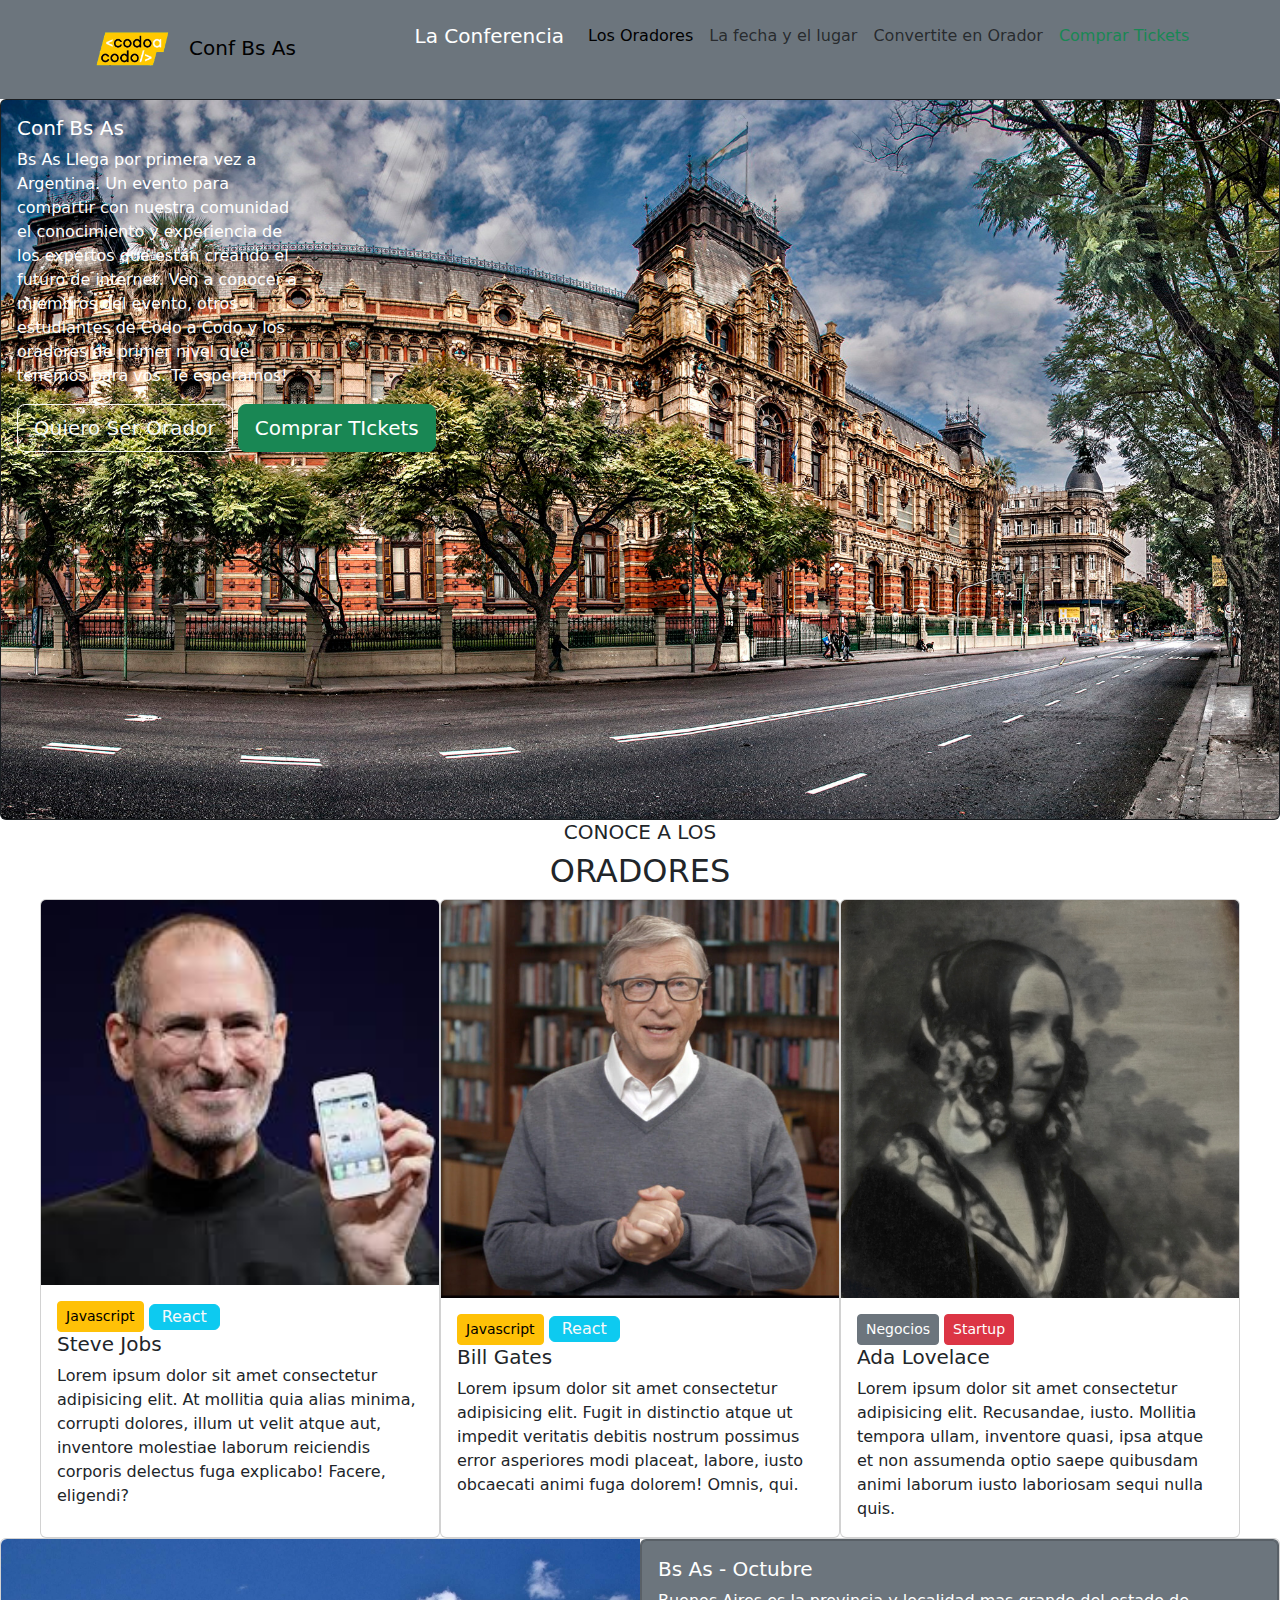
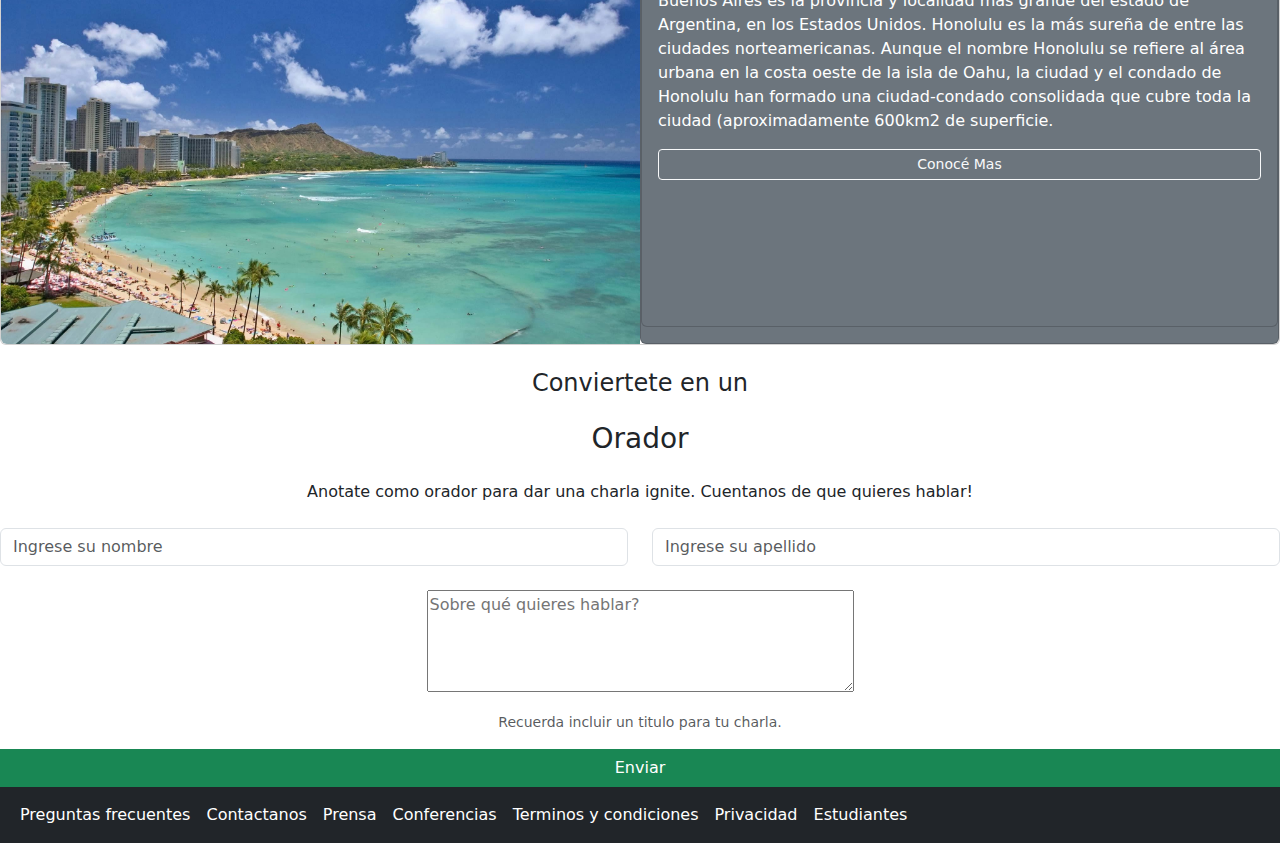
<file: index.html>
<!DOCTYPE html>
<html lang="en">
<head>
    <meta charset="UTF-8">
    <meta http-equiv="X-UA-Compatible" content="IE=edge">
    <meta name="viewport" content="width=device-width, initial-scale=1.0">
    <title>Document</title>
    <link rel="stylesheet" href="https://cdn.jsdelivr.net/npm/bootstrap@5.2.1/dist/css/bootstrap.min.css">

</head>
<body>
    
    <div class="d-flex justify-content-evenly bg-secondary text-white">
        <div class="p-2 bg-secondary text-white">
        <nav class="navbar navbar-expand-lg bg-secondary">
            <div class="container-fluid">
          <a class="navbar-brand" href="#">
            <img src="images/codoacodo.png" alt="Logo" width="100" class="d-inline-block align-text-justify">
            Conf Bs As
          </a>
        </div>
      </nav>
    </div>
    <div class="p-2 bg-secondary text-white">
      <nav class="navbar navbar-expand-lg bg-secondary">
        <div class="container-fluid">
          <a class="navbar-brand text-white" href="#">La Conferencia</a>
          <button class="navbar-toggler" type="button" data-bs-toggle="collapse" data-bs-target="#navbarNav" aria-controls="navbarNav" aria-expanded="false" aria-label="Toggle navigation">
            <span class="navbar-toggler-icon"></span>
          </button>
          <div class="collapse navbar-collapse" id="navbarNav">
            <ul class="navbar-nav" class="fondo">
              <li class="nav-item">
                <a class="nav-link active" aria-current="page" href="#">Los Oradores</a>
              </li>
              <li class="nav-item">
                <a class="nav-link" href="#">La fecha y el lugar</a>
              </li>
              <li class="nav-item">
                <a class="nav-link" href="#">Convertite en Orador</a>
              </li>
              <li class="nav-item">
                <a class="nav-link text-success"class="fw-bold" class="colorVerde" href="tickets.html">Comprar Tickets</a>
              </li>
            </ul>
          </div>
        </div>
        </nav>
        </div>
    </div>

    <div class="card text-bg-dark">
      <img src="images/ba1.jpg" class="card-img" alt="...">
      <div class="card-img-overlay" >
        <h5 class="card-title" class="card text-end" style="width: 18rem;">Conf Bs As</h5>
        <p class="card-text" class="card text-end" style="width: 18rem;">Bs As Llega por primera vez a Argentina. Un evento para compartir con nuestra comunidad el conocimiento y experiencia de los expertos que están creando el futuro de internet. Ven a conocer a miembros del evento, otros estudiantes de Codo a Codo y los oradores de primer nivel que tenemos para vos. Te esperamos!</p>
        <a href="#" class="btn btn-outline-light btn-lg"">Quiero Ser Orador</a>
        <a href="tickets.html" class="btn btn-success btn-lg">Comprar TIckets</a>
      </div>
    </div>
    
 

<h5 class="text-center">CONOCE A LOS</h5>
<h2 class="text-center">ORADORES</h2>
<div class="d-flex justify-content-center ">
  <div class="card " style="width: 25rem;">
      <img src="images/steve.jpg" class="card-img-top" alt="steve">
      <div class="card-body">
        <a href="#" class="btn btn-warning btn-sm"">Javascript</a>
        <a href="#"  class="btn btn-info py-0 text-light textBold"">React</a>
        <h5 class="card-title">Steve Jobs</h5>
        <p class="card-text">Lorem ipsum dolor sit amet consectetur adipisicing elit. At mollitia quia alias minima, corrupti dolores, illum ut velit atque aut, inventore molestiae laborum reiciendis corporis delectus fuga explicabo! Facere, eligendi?</p>
        
      </div>
  </div>
  <div class="card" style="width: 25rem;">
      <img src="images/bill.jpg" class="card-img-top" alt="...">
      <div class="card-body">
        <a href="#" class="btn btn-warning btn-sm"><bold>Javascript</bold></a>
        <a href="#" class="btn btn-info py-0 text-light textBold">React</a>
        <h5 class="card-title">Bill Gates</h5>
        <p class="card-text">Lorem ipsum dolor sit amet consectetur adipisicing elit. Fugit in distinctio atque ut impedit veritatis debitis nostrum possimus error asperiores modi placeat, labore, iusto obcaecati animi fuga dolorem! Omnis, qui.</p>
        
      </div>
  </div>
  <div class="card" style="width: 25rem;">
      <img src="images/ada.jpeg" class="card-img-top" alt="...">
      <div class="card-body">
        <a href="#" class="btn btn-secondary btn-sm"">Negocios</a>
        <a href="#" class="btn btn-danger btn-sm"">Startup</a>
        <h5 class="card-title">Ada Lovelace</h5>
        <p class="card-text">Lorem ipsum dolor sit amet consectetur adipisicing elit. Recusandae, iusto. Mollitia tempora ullam, inventore quasi, ipsa atque et non assumenda optio saepe quibusdam animi laborum iusto laboriosam sequi nulla quis.</p>
        
      </div>
  </div>
</div>

<div class="card mb-3" style="max-width: 100%;">
  <div class="row g-0">
    <div class="col-md-6">
      <img src="images/honolulu.jpg" class="img-fluid rounded-start" alt="...">
    </div>
    <div class="col-md-6 card text-bg-secondary">
      <div class="card-body card text-bg-secondary mb-3">
        <h5 class="card-title">Bs As - Octubre</h5>
        <p class="card-text">Buenos Aires es la provincia y localidad mas grande del estado de Argentina, en los Estados Unidos. Honolulu es la más sureña de entre las ciudades norteamericanas. Aunque el nombre Honolulu se refiere al área urbana en la costa oeste de la isla de Oahu, la ciudad y el condado de Honolulu han formado una ciudad-condado consolidada que cubre toda la ciudad (aproximadamente 600km2 de superficie.</p>
        <button class="btn btn-outline-light btn-sm" type="button">Conocé Mas</button>
      </div>
    </div>
  </div>
</div>

 <div class="d-flex flex-column mb-3 text-center">
  <div class="p-2">
    <h4>Conviertete en un</h4>
  </div>
  <div class="p-2">
    <h3>Orador</h3>
  </div>
  <div class="p-2">Anotate como orador para dar una charla ignite. Cuentanos de que quieres hablar!</div>
</div>


<form action="boot.html" method="post">
  <div class="row">
      <div class="d-flex justify-content-center col-md-6 mb-9">
          <input type="text" name="nombre" id="nombre" class="form-control" placeholder="Ingrese su nombre" required>
      </div>
      <div class="d-flex justify-content-center col-md-6 mb-9">
        <input type="text" name="apellido" id="apellido" class="form-control" placeholder="Ingrese su apellido" required>
      </div>
  </div>
  <br>
  <div class="d-flex justify-content-center row">
    <div class="col-12 d-flex justify-content-center md-6 mb-3">
      <textarea name="obser" id="" cols="50" rows="4" placeholder="Sobre qué quieres hablar?"></textarea>
      </div>
      <div id="texthelp" class="col-12 d-flex justify-content-center md-6 mb-3 form-text">Recuerda incluir un titulo para tu charla.</div>
      <input class="btn btn-success mb-3-m-3 rounded" type="submit" value="Enviar">
</div>

</form>


<nav class="navbar d-flex navbar-expand-lg navbar-dark bg-dark">
  <div class="container-fluid">
    
     <div class="collapse navbar-collapse" id="navbarNav">
      <ul class="navbar-nav">
        <li class="nav-item">
          <a class="nav-link active" aria-current="page" href="#">Preguntas frecuentes</a>
        </li>
        <li class="nav-item">
          <a class="nav-link active" aria-current="page" href="#">Contactanos</a>
        </li>
        <li class="nav-item">
          <a class="nav-link active" aria-current="page" href="#">Prensa</a>
        </li>
        <li class="nav-item">
          <a class="nav-link active" href="#">Conferencias</a>
        </li>
        <li class="nav-item">
          <a class="nav-link active" href="#">Terminos y condiciones</a>
        </li>
        <li class="nav-item">
          <a class="nav-link active" href="#">Privacidad</a>
        </li>
        <li class="nav-item">
          <a class="nav-link active" href="#">Estudiantes</a>
        </li>
      </ul>
    </div>
  </div>
</nav>


    <script src="https://cdn.jsdelivr.net/npm/bootstrap@5.2.1/dist/js/bootstrap.bundle.min.js"></script>
</body>
</html>
</file>
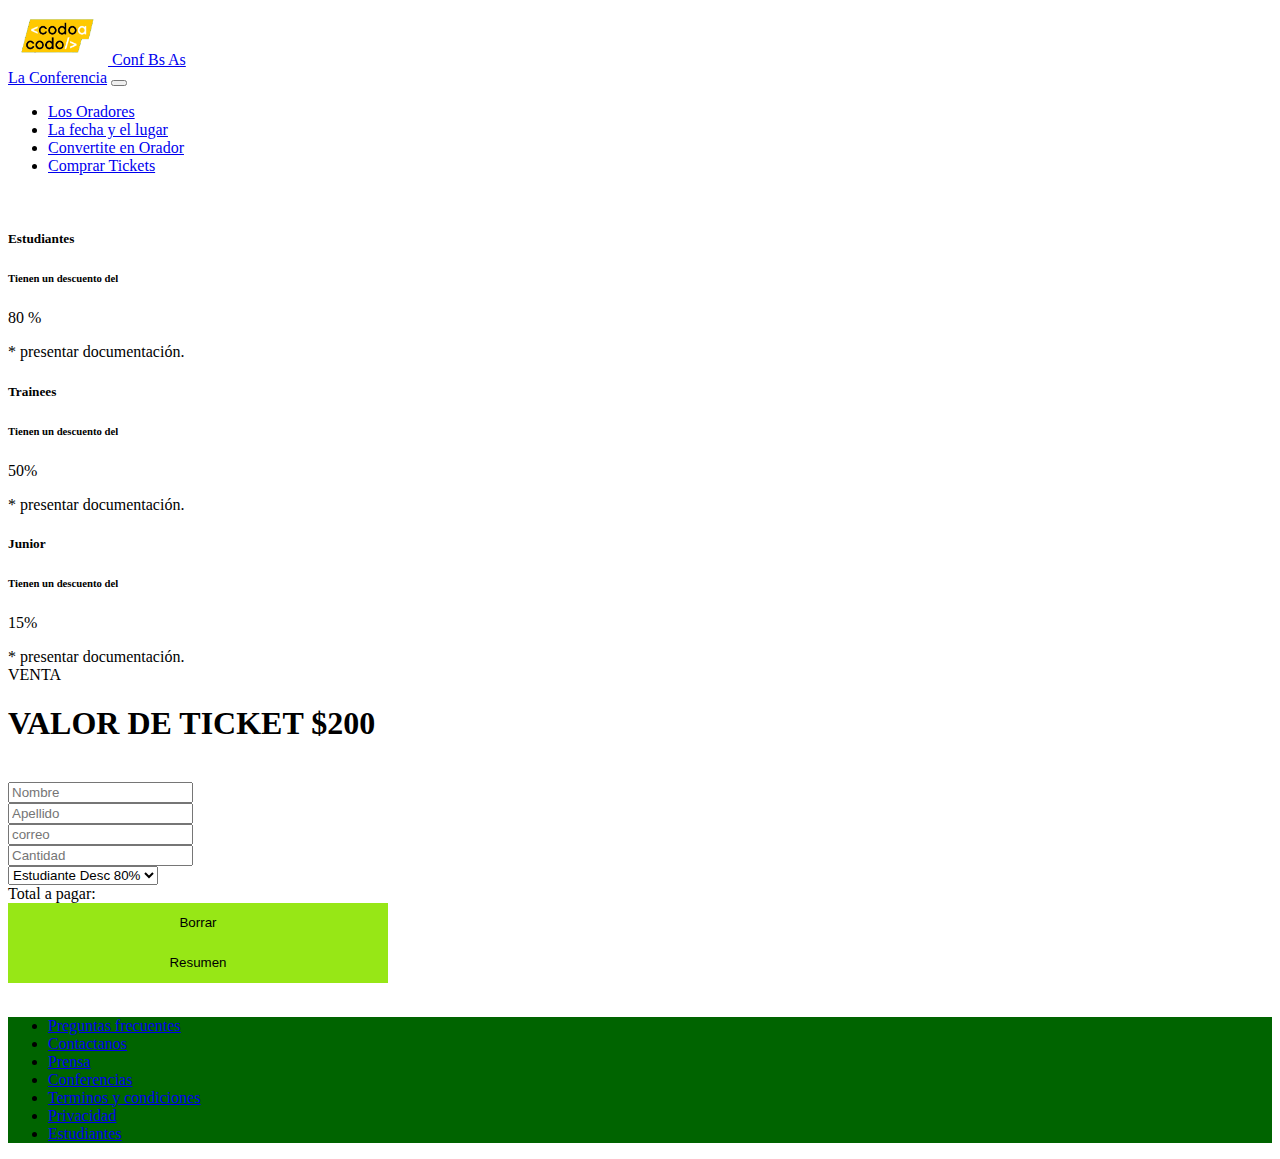
<file: tickets.html>
<!doctype html>
<html lang="en">

<head>
    <title>Title</title>
    <!-- Required meta tags -->
    <meta charset="utf-8">
    <meta name="viewport" content="width=device-width, initial-scale=1, shrink-to-fit=no">

    <!-- Bootstrap CSS v5.2.1 -->
    <link href="https://cdn.jsdelivr.net/npm/bootstrap@5.2.1/dist/css/bootstrap.min.css" rel="stylesheet"
        integrity="sha384-iYQeCzEYFbKjA/T2uDLTpkwGzCiq6soy8tYaI1GyVh/UjpbCx/TYkiZhlZB6+fzT" crossorigin="anonymous">

</head>

<body>
    <header>
        <div class="d-flex justify-content-evenly bg-secondary text-white">
            <div class="p-2 bg-secondary text-white">
            <nav class="navbar navbar-expand-lg bg-secondary">
                <div class="container-fluid">
              <a class="navbar-brand" href="#">
                <img src="images/codoacodo.png" alt="Logo" width="100" class="d-inline-block align-text-justify">
                Conf Bs As
              </a>
            </div>
          </nav>
        </div>
        <div class="p-2 bg-secondary text-white">
          <nav class="navbar navbar-expand-lg bg-secondary">
            <div class="container-fluid">
              <a class="navbar-brand text-white" href="#">La Conferencia</a>
              <button class="navbar-toggler" type="button" data-bs-toggle="collapse" data-bs-target="#navbarNav" aria-controls="navbarNav" aria-expanded="false" aria-label="Toggle navigation">
                <span class="navbar-toggler-icon"></span>
              </button>
              <div class="collapse navbar-collapse" id="navbarNav">
                <ul class="navbar-nav" class="fondo">
                  <li class="nav-item">
                    <a class="nav-link active" aria-current="page" href="#">Los Oradores</a>
                  </li>
                  <li class="nav-item">
                    <a class="nav-link" href="#">La fecha y el lugar</a>
                  </li>
                  <li class="nav-item">
                    <a class="nav-link" href="#">Convertite en Orador</a>
                  </li>
                  <li class="nav-item">
                    <a class="nav-link text-success"class="fw-bold" class="colorVerde" href="tickets.html">Comprar Tickets</a>
                  </li>
                </ul>
              </div>
            </div>
            </nav>
            </div>
        </div>
    </header>
    <main>
        <br>


            <div class="d-flex justify-content-center p-2 mb-auto flex-sm-wrap">
                <div class="card text-center " style="width: 18rem; border-color: blue;">
                    <div class="card-body">
                    <h5 class="card-title">Estudiantes</h5>
                    <h6 class="card-subtitle mb-2 text-muted">Tienen un descuento del</h6>
                    <p class="card-text">80 %</p>
                    <a class="nav-link disabled">* presentar documentación.</a>
                    </div>
                </div>            
                <div class="card text-center" style="width: 18rem; border-color: darkcyan;">
                    <div class="card-body">
                    <h5 class="card-title">Trainees</h5>
                    <h6 class="card-subtitle mb-2 text-muted">Tienen un descuento del</h6>
                    <p class="card-text">50%</p>
                    <a class="nav-link disabled">* presentar documentación.</a>
                    </div>
                </div>
                <div class="card text-center" style="width: 18rem; border-color: goldenrod;">
                    <div class="card-body">
                    <h5 class="card-title">Junior</h5>
                    <h6 class="card-subtitle mb-2 text-muted">Tienen un descuento del</h6>
                    <p class="card-text">15%</p>
                    <a class="nav-link disabled">* presentar documentación.</a>
                     </div>
                </div>
            </div>
            
           

            <!-- formulario -->
            <div class="d-flex justify-content-evenly text-center">
                <h15>VENTA</h5>
                <h1 class="mb-3">VALOR DE TICKET $200</h1>
                <br>

                  <form action="#" method="post">
                    <div class="row">
                        <div class="col mb-3">
                            <input type="text" name="" id="nombre" class="form-control" placeholder="Nombre">
                        </div>
                        <div class="col mb-3">
                            <input type="text" name="" id="apellido" class="form-control" placeholder="Apellido">

                        </div>
                    </div>
                    <div class="row">
                        <div class="col-md mb-3">
                            <input type="email" name="" id="email" class="form-control" placeholder="correo">
                        </div>
                    </div>
                    <div class="row">
                        <div class="col-md mb-3">
                            <input type="number" name="" id="cant" class="form-control" placeholder="Cantidad">
                        </div>
                        <div class="col-md mb-3">
                            <select name="" id="categoria" class="form-select">
                                <option value="1">Estudiante Desc 80%</option>
                                <option value="2">Trainee Desc 50%</option>
                                <option value="3">Junior Desc 15%</option>
                            </select>
                        </div>
                    </div>

                    <div class="row">
                        <div class="col-md">
                            <div id="total" class="bg-info p-2">
                            Total a pagar:
                            </div>
                        </div>
                    </div>
                    
                    <div>
                        <div class="row">
                            <div  class="col-md mb-3">
                                <button type="reset" class="btn btn-info" onclick="calcTotal()" style="width: 380px; height: 40px; background-color: rgb(151, 231, 22); border: 0ch;">Borrar</button>                                 
                                                           
                            </div>
                            <div  class="col-md mb-3">
                              <button type="button" class="btn btn-info" onclick="calcTotal()" style="width: 380px; height: 40px;  background-color: rgb(151, 231, 22); border: 0ch;" >Resumen</button>
                            </div>
                    
                        </div> 
      
      
                  </div>
                </form>

            </div>
        



    </main>
    <br>
    <footer>
        <nav style="background-color: darkgreen;    "class="navbar d-flex justify-content-center navbar-expand-lg navbar-dark bg-dark">
            <div class="text-center">
              
               <div class="collapse navbar-collapse" id="navbarNav">
                <ul class="navbar-nav">
                  <li class="nav-item m-4 text-center align-text-justify">
                    <a class="nav-link active" aria-current="page" href="#">Preguntas frecuentes</a>
                  </li>
                  <li class="nav-item m-4 text-center align-text-justify">
                    <a class="nav-link active" aria-current="page" href="#">Contactanos</a>
                  </li>
                  <li class="nav-item m-4 text-center align-text-justify">
                    <a class="nav-link active" aria-current="page" href="#">Prensa</a>
                  </li>
                  <li class="nav-item m-4 text-center align-text-justify">
                    <a class="nav-link active" href="#">Conferencias</a>
                  </li>
                  <li class="nav-item m-4 text-center align-text-justify">
                    <a class="nav-link active" href="#">Terminos y condiciones</a>
                  </li>
                  <li class="nav-item m-4 text-center align-text-justify">
                    <a class="nav-link active" href="#">Privacidad</a>
                  </li>
                  <li class="nav-item m-4 text-center align-text-justify">
                    <a class="nav-link active" href="#">Estudiantes</a>
                  </li>
                </ul>
              </div>
            </div>
          </nav>
    </footer>
    <!-- Bootstrap JavaScript Libraries -->
    <script src="https://cdn.jsdelivr.net/npm/@popperjs/core@2.11.6/dist/umd/popper.min.js"
        integrity="sha384-oBqDVmMz9ATKxIep9tiCxS/Z9fNfEXiDAYTujMAeBAsjFuCZSmKbSSUnQlmh/jp3" crossorigin="anonymous">
        </script>

    <script src="https://cdn.jsdelivr.net/npm/bootstrap@5.2.1/dist/js/bootstrap.min.js"
        integrity="sha384-7VPbUDkoPSGFnVtYi0QogXtr74QeVeeIs99Qfg5YCF+TidwNdjvaKZX19NZ/e6oz" crossorigin="anonymous">
        </script>

     <script src="js/integrador.js"></script>   
</body>

</html>
</file>
